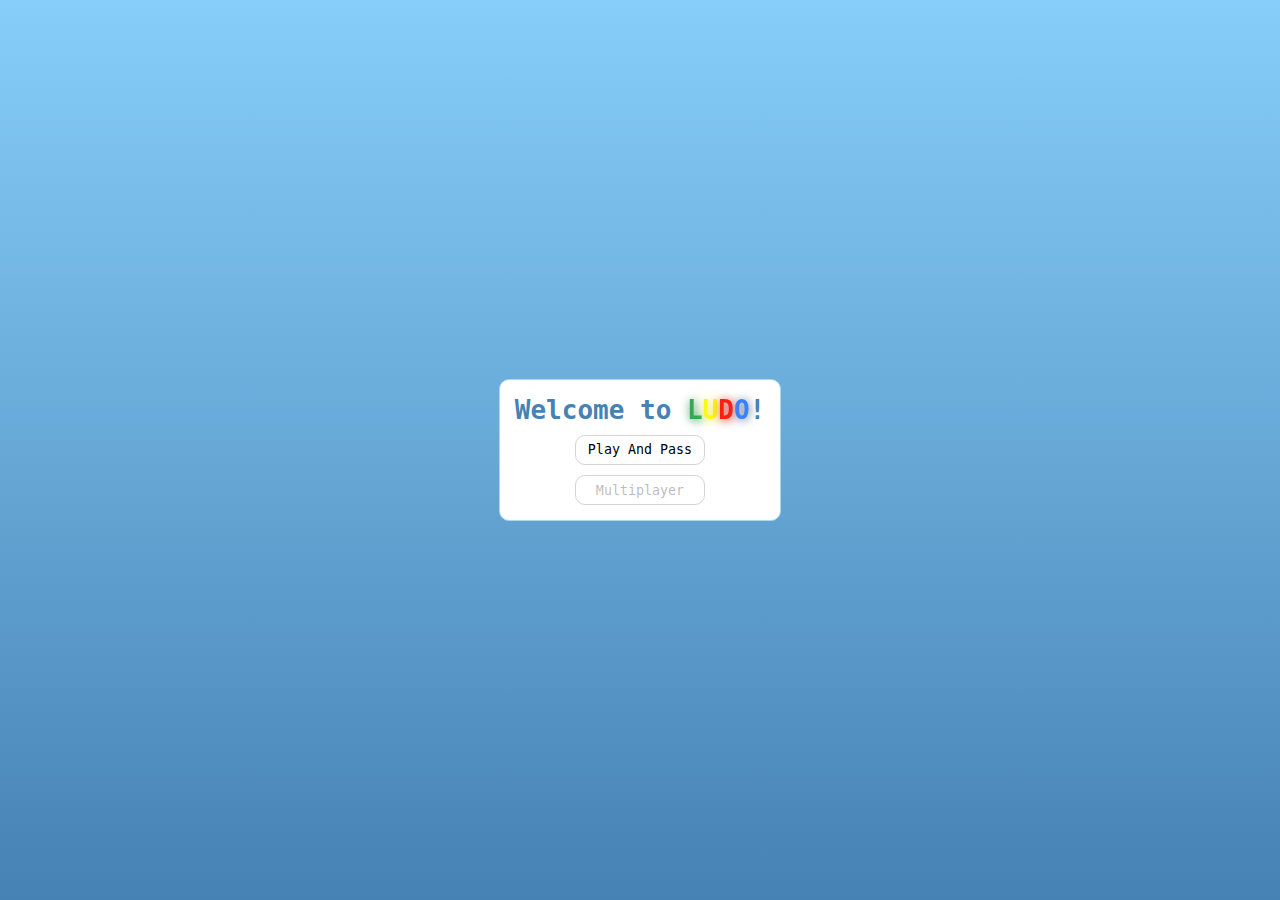
<file: index.html>
<!DOCTYPE html>
<html>
    <head>
        <title>Ludo Game</title>
        <meta name="viewport" content="width=device-width initial-scale=1.0"/>
    </head>
    <body>
        <article>
            <section>
                <h1>Welcome to <b>L</b><b>U</b><b>D</b><b>O</b>!</h1>
                <a href="ludo.html">
                    <button>Play And Pass</button>
                </a>
                <a href="ludo-multi.html">
                    <button disabled>Multiplayer</button>
                </a>
            </section>
        </article>
        <style>
            /* global colors */
            :root {
                --primary-p1: #32a852;
                --secondary-p1: #1c8538;
                --primary-p2: #fafa0c;
                --secondary-p2: #eded2f;
                --primary-p3: #fc1f0f;
                --secondary-p3: #de281b;
                --primary-p4: #3880fc;
                --secondary-p4: #596d91;
            }
            * {
                padding: 0px;
                margin: 0px;
                font-family: monospace;
            }
            article {
                display: flex;
                align-items: center;
                justify-content: center;
                height: 100vh;
                background-color: white;
                background: linear-gradient(lightskyblue, steelblue);
                box-shadow: 2px 2px 10px steelblue;
            }
            section {
                display: flex;
                gap: 10px;
                flex-direction: column;
                align-items: center;
                justify-content: center;
                background-color: white;
                padding: 15px;
                border-radius: 10px;
                border: 1px solid lightblue;
            }
            button {
                padding: 0.5em;
                background-color: transparent;
                border: 1px solid lightgrey;
                border-radius: 10px;
                width: 130px;
            }
            button:hover {
                background-color: gold;
            }
            h1 {
                color: steelblue;
            }
            h1 > b:nth-child(1) {
                color: var(--primary-p1);
                filter: drop-shadow(1px 1px 5px var(--secondary-p1));
            }
            h1 > b:nth-child(2) {
                color: var(--primary-p2);
                filter: drop-shadow(1px 1px 5px var(--secondary-p2));
            }
            h1 > b:nth-child(3) {
                color: var(--primary-p3);
                filter: drop-shadow(1px 1px 5px var(--secondary-p3));
            }
            h1 > b:nth-child(4) {
                color: var(--primary-p4);
                filter: drop-shadow(1px 1px 5px var(--secondary-p4));
            }

        </style>
    </body>
</html>
</file>
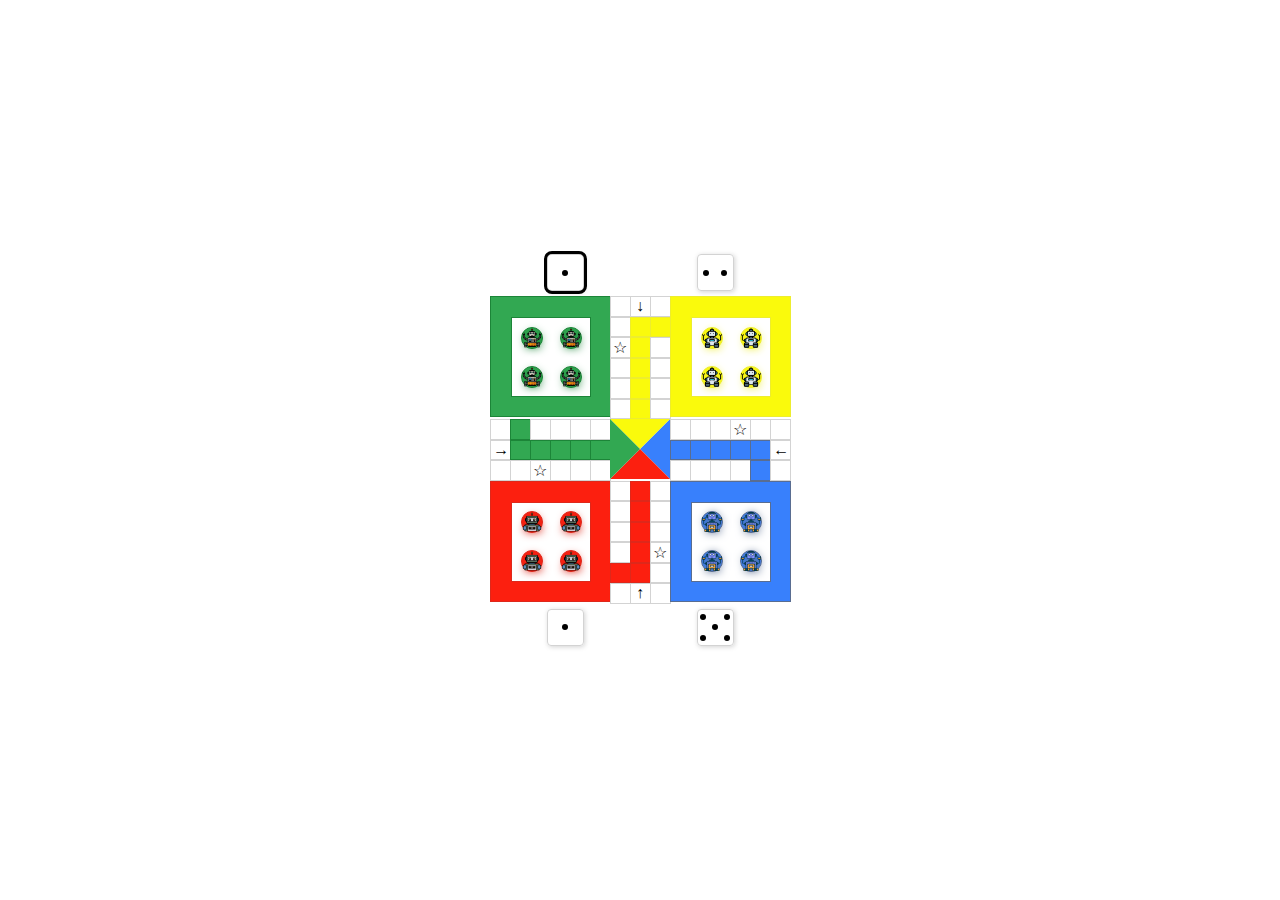
<file: ludo.html>
<!DOCTYPE html>
<html>
    <head>
        <title>Ludo</title>
        <meta name="viewport" content="width=device-width initial-scale=1.0"/>
        <meta charset="UTF-8"/>
        <link rel="stylesheet" href="style.css"/>
        <link rel="stylesheet" href="animations.css"/>
    </head>
    <body>
        <div>
            <div id="p1Dice"></div>
            <div id="p2Dice"></div>
        </div>
        <main>
            <div id="TL"><div><div id="p1Home"></div></div></div>
            <div id="topQuad">
                
            </div>
            <div id="TR"><div><div id="p2Home"></div></div></div>
            <div id="leftQuad">
                
            </div>

            <div id="finish">
                <div id="two"></div>
                <div id="one"></div>
                <div id="four"></div>
                <div id="three"></div>
            </div>

            <div id="rightQuad">
                
            </div>
            <div id="BL"><div><div id="p3Home"></div></div></div>
            <div id="bottomQuad">
                
            </div>
            <div id="BR"><div><div id="p4Home"></div></div></div>
        </main>
        <div>
            <div id="p3Dice"></div>
            <div id="p4Dice"></div>
        </div>
        <script src="main.js"></script>
    </body>
</html>
</file>
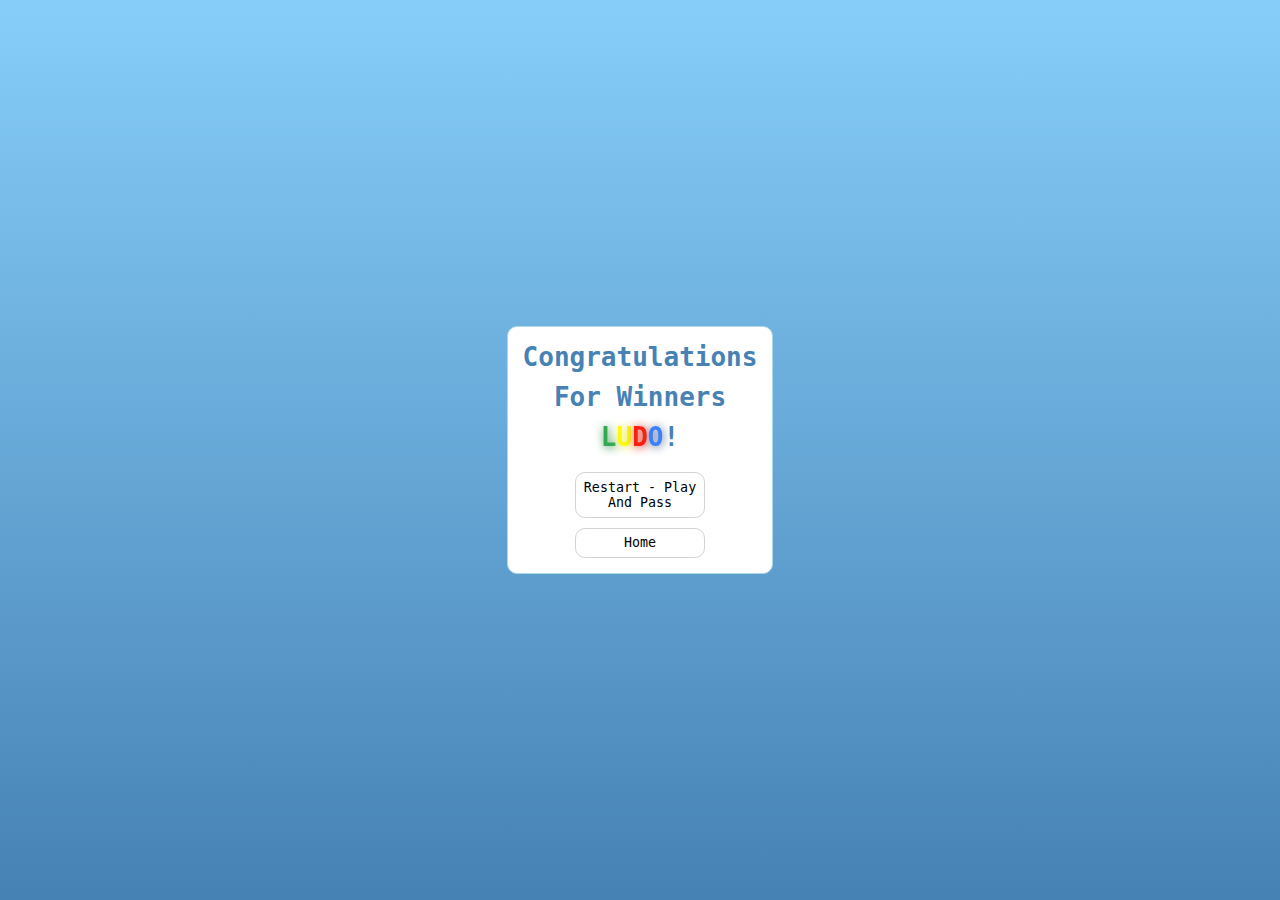
<file: win.html>
<!DOCTYPE html>
<html>
    <head>
        <title>Ludo Game</title>
        <meta name="viewport" content="width=device-width initial-scale=1.0"/>
    </head>
    <body>
        <article>
            <section>
                <h1>Congratulations</h1>
                <h1>For Winners</h1>
                <h1><b>L</b><b>U</b><b>D</b><b>O</b>!</h1>
                <ol id="list">
                </ol>
                <a onClick="restart()">
                    <button>Restart - Play And Pass</button>
                </a>
                <a href="index.html">
                    <button >Home</button>
                </a>
            </section>
        </article>
        <script>
            function gtPlrFNme(plr) {
                switch(plr) {
                    case "p1":
                        return "Player 1";
                    case "p2":
                        return "Player 2";
                    case "p3":
                        return "Player 3";
                    case "p4":
                        return "Player 4";
                }
            }
            function gtPlrStle(plr) {
                switch(plr) {
                    case "p1":
                        return "p1Coin";
                    case "p2":
                        return "p2Coin";
                    case "p3":
                        return "p3Coin";
                    case "p4":
                        return "p4Coin";
                }
            }
            function gtCrnStle(i) {
                switch(i) {
                    case 0:
                        return "crown1";
                    case 1:
                        return "crown2";
                    case 2:
                        return "crown3";
                    case 3:
                        return "crown4";
                }
            }
            function fetchAndAddWinners() {
                for(let i = 0;i < 4;i++) {
                    let plr = localStorage.getItem("w"+(i+1));
                    if(plr !== undefined && plr !== null) {
                        let li = document.createElement("li");
                        let spn = document.createElement("span");
                        spn.id = "spn"
                        let div = document.createElement("div");
                        div.classList.toggle(gtPlrStle(plr));
                        let h4 = document.createElement("h4");
                        let crown = document.createElement("div");
                        crown.id = "crown"
                        crown.classList.toggle(gtCrnStle(i));
                        h4.innerText = gtPlrFNme(plr);
                        spn.appendChild(div);
                        spn.appendChild(h4);
                        spn.appendChild(crown);
                        li.appendChild(spn);
                        ulist.appendChild(li);
                    }
                }
            }
            const ulist = document.getElementById("list");
            fetchAndAddWinners();
            function restart() {
                localStorage.clear();
                window.location.href = "ludo.html";
            }
        </script>
        <style>
            /* global colors */
            :root {
                --primary-p1: #32a852;
                --secondary-p1: #1c8538;
                --primary-p2: #fafa0c;
                --secondary-p2: #eded2f;
                --primary-p3: #fc1f0f;
                --secondary-p3: #de281b;
                --primary-p4: #3880fc;
                --secondary-p4: #596d91;
            }
            * {
                padding: 0px;
                margin: 0px;
                font-family: monospace;
            }
            #spn {
                display: flex;
                flex-direction: row;
                align-items: center;
                justify-content: center;
                gap: 10px;
            }
            li {
                padding: 5px;
            }
            article {
                display: flex;
                align-items: center;
                justify-content: center;
                height: 100vh;
                background: linear-gradient(lightskyblue, steelblue);
                box-shadow: 2px 2px 10px steelblue;
            }
            section {
                display: flex;
                gap: 10px;
                flex-direction: column;
                align-items: center;
                justify-content: center;
                background-color: white;
                padding: 15px;
                border-radius: 10px;
                border: 1px solid lightblue;
            }
            button {
                padding: 0.5em;
                background-color: transparent;
                border: 1px solid lightgrey;
                border-radius: 10px;
                width: 130px;
            }
            button:hover {
                background-color: gold;
            }
            h1 {
                color: steelblue;
            }
            h1 > b:nth-child(1) {
                color: var(--primary-p1);
                filter: drop-shadow(1px 1px 5px var(--secondary-p1));
            }
            h1 > b:nth-child(2) {
                color: var(--primary-p2);
                filter: drop-shadow(1px 1px 5px var(--secondary-p2));
            }
            h1 > b:nth-child(3) {
                color: var(--primary-p3);
                filter: drop-shadow(1px 1px 5px var(--secondary-p3));
            }
            h1 > b:nth-child(4) {
                color: var(--primary-p4);
                filter: drop-shadow(1px 1px 5px var(--secondary-p4));
            }
            /* Styles for players */
            div.p1Coin {
                background-image: url("images/p1.png");
                background-size: cover;
                width: 20px;
                height: 20px;
                /*box-shadow: 1px 2px 6px lightgrey;*/
                filter: drop-shadow(1px 1px 4px var(--secondary-p1));
                z-index: 1;
                grid-area: overlap-area;
                align-self: center;
                justify-content: center;
            }
            div.p2Coin {
                background-image: url("images/p2.png");
                background-size: cover;
                width: 20px;
                height: 20px;
                /*box-shadow: 1px 2px 6px lightgrey;*/
                filter: drop-shadow(1px 1px 4px var(--secondary-p2));
                z-index: 1;
                grid-area: overlap-area;
            }
            div.p3Coin {
                background-image: url("images/p3.png");
                background-size: cover;
                width: 20px;
                height: 20px;
                /*box-shadow: 1px 2px 6px lightgrey;*/
                filter: drop-shadow(1px 1px 4px var(--secondary-p3));
                z-index: 1;
                grid-area: overlap-area;
            }
            div.p4Coin {
                background-image: url("images/p4.png");
                background-size: cover;
                width: 20px;
                height: 20px;
                /*box-shadow: 1px 2px 6px lightgrey;*/
                filter: drop-shadow(1px 1px 4px var(--secondary-p4));
                z-index: 1;
                grid-area: overlap-area;
            }
            /* Styles for the crown */
            #crown {
                background-size: cover;
                background-position: center;
                filter: drop-shadow(2px 4px 6px lightgrey);
                width: 20px;
                height: 20px;
            }
            .crown1 {
                background-image: url("images/crown1.png");
            }
            .crown2 {
                background-image: url("images/crown2.png");
            }
            .crown3 {
                background-image: url("images/crown3.png");
            }
            .crown4 {
                background-image: url("images/crown4.png");
            }

        </style>
    </body>
</html>
</file>
<file: style.css>
* {
    padding: 0px;
    margin: 0px;
}
/* global colors */
:root {
    --primary-p1: #32a852;
    --secondary-p1: #1c8538;
    --primary-p2: #fafa0c;
    --secondary-p2: #eded2f;
    --primary-p3: #fc1f0f;
    --secondary-p3: #de281b;
    --primary-p4: #3880fc;
    --secondary-p4: #596d91;
}
/* center main with flex */
body {
    display: flex;
    flex-direction: column;
    align-items: center;
    justify-content: center;
    gap: 5px;
    height: 100vh;
}
/* Setting the entire grid layout */
main {
    display: grid;
    grid-template-columns: 120px 60px 120px;
}

/* main container */
div#TL, div#TR, div#BL, div#BR {
    width: 119px;
    height: 119px;
}
/* main container border styles */
div#TL {
    border: 1px solid var(--secondary-p1);
}
div#TR {
    border: 1px solid var(--secondary-p2);
}
div#BL {
    border: 1px solid var(--secondary-p3);
}
div#BR {
    border: 1px solid var(--secondary-p4);
}

/* inner container */
div#TL > div, div#TR > div, div#BL > div, div#BR > div {
    width: 79px;
    height: 79px;
}
/* inner border styles */
div#TL > div {
    border: 20px solid var(--primary-p1);
}
div#TR > div {
    border: 20px solid var(--primary-p2);
}
div#BL > div {
    border: 20px solid var(--primary-p3);
}
div#BR > div {
    border: 20px solid var(--primary-p4);
}

/* inner inner container */
div#TL > div > div#p1Home, div#TR > div > div#p2Home, div#BL > div > div#p3Home, div#BR > div > div#p4Home {
    width: 78px;
    height: 78px;
    display: grid;
    grid-template-columns: 1fr 1fr;
}
/* inner inner border styles */
div#TL > div > div#p1Home {
    border: 1px solid var(--secondary-p1);
}
div#TR > div > div#p2Home {
    border: 1px solid var(--secondary-p2);
}
div#BL > div > div#p3Home {
    border: 1px solid var(--secondary-p3);
}
div#BR > div > div#p4Home {
    border: 1px solid var(--secondary-p4);
}

/* Home Style for all players */
div#TL > div > div#p1Home > div, div#TR > div > div#p2Home > div, div#BL > div > div#p3Home > div, div#BR > div > div#p4Home > div {
    align-self: center;
    justify-self: center;
    border-radius: 50%;
    width: 20px;
    height: 20px;
}
/* Bases Styles for each players */
div#TL > div > div#p1Home > div {
    background-color: var(--primary-p1);
    border: 1px solid var(--secondary-p1);
}
div#TR > div > div#p2Home > div {
    background-color: var(--primary-p2);
    border: 1px solid var(--secondary-p2);
}
div#BL > div > div#p3Home > div {
    background-color: var(--primary-p3);
    border: 1px solid var(--secondary-p3);
}
div#BR > div > div#p4Home > div {
    background-color: var(--primary-p4);
    border: 1px solid var(--secondary-p4);
}

/* styles for middle quadrant */
div#finish {
    width: 60px;
    height: 60px;
    position: relative;
}
/* Styles for the winning cells for each player's middle quadrant */
div#finish > div#two {
    grid-column: 1 / 3;
    border-top: 30px solid var(--primary-p2);
    border-left: 30px solid transparent;
    border-right: 30px solid transparent;
    border-bottom: 0px solid transparent;
    position: absolute;
    top: 0px;
    z-index: 0;
}
div#finish > div#one {
    grid-column: 1 / 2;
    border-top: 30px solid transparent;
    border-left: 30px solid var(--primary-p1);
    border-right: 0px solid transparent;
    border-bottom: 30px solid transparent;
    position: absolute;
    z-index: 0;
}
div#finish > div#four {
    grid-column: 2 / 3;
    border-top: 30px solid transparent;
    border-left: 0px solid transparent;
    border-right: 30px solid var(--primary-p4);
    border-bottom: 30px solid transparent;
    position: absolute;
    left: 30px;
    z-index: -1;
}
div#finish > div#three {
    grid-column: 1 / 3;
    border-top: 0px solid transparent;
    border-left: 30px solid transparent;
    border-right: 30px solid transparent;
    border-bottom: 30px solid var(--primary-p3);
    position: absolute;
    top: 30px;
    z-index: -1;
}

/* Styles for the winning DOM elements for each player's middle quadrant */
div#finish > div > div.twoFnsh {
    width: 20px;
    height: 20px;
    border-radius: 50%;
    position: absolute;
    z-index: 0;
    top: -28px;
    left: -11px;
    display: grid;
}
div#finish > div > div.oneFnsh {
    width: 20px;
    height: 20px;
    border-radius: 50%;
    position: absolute;
    z-index: 1;
    top: -10px;
    left: -30px;
    display: grid;
}
div#finish > div > div.fourFnsh {
    width: 20px;
    height: 20px;
    border-radius: 50%;
    position: absolute;
    z-index: 1;
    top: -10px;
    left: 6px;
    display: grid;
}
div#finish > div > div.threeFnsh {
    width: 20px;
    height: 20px;
    border-radius: 50%;
    position: absolute;
    z-index: 1;
    top: 7px;
    left: -10px;
    display: grid;
}

/* Style for safe cells */
div.Safe:before {
    content: "\2606";
    position: absolute;
    z-index: 0;
    transform: translate(2.3px, 0px);
}
/* Styles for arrow cells */
div.p2Arw:before {
    content: "\2193";
    position: absolute;
    z-index: 0;
    transform: translate(5px, 0px);
}
div.p1Arw:before {
    content: "\2192";
    position: absolute;
    z-index: 0;
    transform: translate(2.3px, 0px);
}
div.p4Arw:before {
    content: "\2190";
    position: absolute;
    z-index: 0;
    transform: translate(2.3px, 0px);
}
div.p3Arw:before {
    content: "\2191";
    position: absolute;
    z-index: 0;
    transform: translate(5px, 0px);
}

/* Styles for each quadrants so grid will work */
div#topQuad {
    display: grid;
    grid-template-columns: 20px 20px 20px;
}
div#leftQuad {
    display: grid;
    grid-template-columns: repeat(6, 20px);
}
div#rightQuad {
    display: grid;
    grid-template-columns: repeat(6, 20px);
}
div#bottomQuad {
    display: grid;
    grid-template-columns: 20px 20px 20px;
}

/* Individual cell styles */
div.cell {
    width: 18.5px;
    height: 18.5px;
    border: 1px solid lightgrey;
    display: grid;
    grid-template-areas: "overlap-area";
}

/* Styles for special cells that are middle of each player's winning quadrant*/
div.p2Cell, div > div.p2Cell {
    width: 18.5px;
    height: 18.5px;
    display: grid;
    background-color: var(--primary-p2);
    border: 1px solid var(--secondary-p2);
}
div.p1Cell, div > div.p1Cell {
    width: 18.5px;
    height: 18.5px;
    display: grid;
    background-color: var(--primary-p1);
    border: 1px solid var(--secondary-p1);
}
div.p4Cell, div > div.p4Cell {
    width: 18.5px;
    height: 18.5px;
    display: grid;
    background-color: var(--primary-p4);
    border: 1px solid var(--secondary-p4);
}
div.p3Cell, div > div.p3Cell {
    width: 18.5px;
    height: 18.5px;
    display: grid;
    background-color: var(--primary-p3);
    border: 1px solid var(--secondary-p3);
}


/* Styles for players */
div.p1Coin {
    background-image: url("images/p1.png");
    background-size: cover;
    width: 20px;
    height: 20px;
    /*box-shadow: 1px 2px 6px lightgrey;*/
    filter: drop-shadow(1px 1px 4px var(--secondary-p1));
    z-index: 1;
    grid-area: overlap-area;
    align-self: center;
    justify-content: center;
}
div.p2Coin {
    background-image: url("images/p2.png");
    background-size: cover;
    width: 20px;
    height: 20px;
    /*box-shadow: 1px 2px 6px lightgrey;*/
    filter: drop-shadow(1px 1px 4px var(--secondary-p2));
    z-index: 1;
    grid-area: overlap-area;
}
div.p3Coin {
    background-image: url("images/p3.png");
    background-size: cover;
    width: 20px;
    height: 20px;
    /*box-shadow: 1px 2px 6px lightgrey;*/
    filter: drop-shadow(1px 1px 4px var(--secondary-p3));
    z-index: 1;
    grid-area: overlap-area;
}
div.p4Coin {
    background-image: url("images/p4.png");
    background-size: cover;
    width: 20px;
    height: 20px;
    /*box-shadow: 1px 2px 6px lightgrey;*/
    filter: drop-shadow(1px 1px 4px var(--secondary-p4));
    z-index: 1;
    grid-area: overlap-area;
}

/* styles for the dice itself */
div#p1Dice > div, div#p2Dice > div , div#p3Dice > div, div#p4Dice > div {
    width: 35px;
    height: 35px;
    border: 1px solid lightgrey;
    border-radius: 4px;
    box-shadow: 1px 1px 5px lightgrey;
    display: grid;
    grid-template-columns: 1fr;
    align-content: center;
    justify-content: center;
    justify-items: center;
}
div#p1Dice > div#d1, div#p2Dice > div#d1 , div#p3Dice > div#d1, div#p4Dice > div#d1 {
    display: grid;
}
div#p1Dice > div#d2, div#p2Dice > div#d2 , div#p3Dice > div#d2, div#p4Dice > div#d2 {
    display: grid;
    grid-template-columns: 1fr 1fr;
}
div#p1Dice > div#d3, div#p2Dice > div#d3 , div#p3Dice > div#d3, div#p4Dice > div#d3 {
    display: grid;
    grid-template-columns: 1fr 1fr 1fr;
}
div#p1Dice > div#d4, div#p2Dice > div#d4 , div#p3Dice > div#d4, div#p4Dice > div#d4 {
    display: grid;
    grid-template-columns: 1fr 1fr;
    align-content: space-evenly;
}
div#p1Dice > div#d5, div#p2Dice > div#d5 , div#p3Dice > div#d5, div#p4Dice > div#d5 {
    display: grid;
    grid-template-columns: 1fr 1fr 1fr;
    align-content: space-evenly;
}
div#p1Dice > div#d6, div#p2Dice > div#d6 , div#p3Dice > div#d6, div#p4Dice > div#d6 {
    display: grid;
    grid-template-columns: 1fr 1fr;
    align-content: space-evenly;
}

div.dice {
    width: 6px;
    height: 6px;
    background-color: black;
    border-radius: 50%;
    align-self: center;
    justify-content: center;
    justify-items: center;
}
/* Special styles applied to 5 dot dice since it will not align properly */
div#p1Dice>div#d5>div:nth-child(1), div#p2Dice>div#d5>div:nth-child(1), div#p3Dice>div#d5>div:nth-child(1), div#p4Dice>div#d5>div:nth-child(1) {
    order: 1;
    grid-column: 1/2;
    grid-row: 1/2;
}
div#p1Dice>div#d5>div:nth-child(2), div#p2Dice>div#d5>div:nth-child(2), div#p3Dice>div#d5>div:nth-child(2), div#p4Dice>div#d5>div:nth-child(2) {
    order: 2;
    grid-column: 3/4;
    grid-row: 1/2;
}
div#p1Dice>div#d5>div:nth-child(3), div#p2Dice>div#d5>div:nth-child(3), div#p3Dice>div#d5>div:nth-child(3), div#p4Dice>div#d5>div:nth-child(3) {
    order: 3;
    grid-column: 1/4;
    grid-row: 2/3;
}
div#p1Dice>div#d5>div:nth-child(4), div#p2Dice>div#d5>div:nth-child(4), div#p3Dice>div#d5>div:nth-child(4), div#p4Dice>div#d5>div:nth-child(4) {
    order: 4;
    grid-column: 1/2;
    grid-row: 3/4;
}
div#p1Dice>div#d5>div:nth-child(5), div#p2Dice>div#d5>div:nth-child(5), div#p3Dice>div#d5>div:nth-child(5), div#p4Dice>div#d5>div:nth-child(5) {
    order: 5;
    grid-column: 3/4;
    grid-row: 3/4;
}
/* Style to align the dices for each player on top of their base */
body>div {
    width: 300px;
    display: flex;
    flex-direction: row;
    justify-content: space-around;
}

.hlgt {
    outline: 3px solid black;
    border-radius: 5px;
}

/* Styles for the crown */
#crown {
    background-size: cover;
    background-position: center;
    filter: drop-shadow(2px 4px 6px lightgrey);
}
.crown1 {
    width: 80px;
    background-image: url("images/crown1.png");
    transform: translate(-1px, 0px);
}
.crown2 {
    width: 120px;
    background-image: url("images/crown2.png");
    transform: translate(-20px, 0px);
}
.crown3 {
    width: 120px;
    background-image: url("images/crown3.png");
    transform: translate(-20px, 0px);
}
.crown4 {
    width: 120px;
    background-image: url("images/crown4.png");
    transform: translate(-20px, 0px);
}
</file>
<file: animations.css>
.tr {
    transition: transform 1s ease-in;
}
.mr {
    animation-name: move-right;
    animation-duration: 0.3s;
    animation-fill-mode: forwards; 
}
.md {
    animation-name: move-down;
    animation-duration: 0.3s;
    animation-fill-mode: forwards; 
}
.mdr {
    animation-name: move-down-right;
    animation-duration: 0.3s;
    animation-fill-mode: forwards; 
}
.mdl {
    animation-name: move-down-left;
    animation-duration: 0.3s;
    animation-fill-mode: forwards; 
}
.ml {
    animation-name: move-left;
    animation-duration: 0.3s;
    animation-fill-mode: forwards; 
}
.mu {
    animation-name: move-up;
    animation-duration: 0.3s;
    animation-fill-mode: forwards; 
}
.mur {
    animation-name: move-up-right;
    animation-duration: 0.3s;
    animation-fill-mode: forwards; 
}
.mul {
    animation-name: move-up-left;
    animation-duration: 0.3s;
    animation-fill-mode: forwards; 
}
@Keyframes move-right {
    0% {
        translate: 0px 0px;
    }
    25% {
        translate: 5px -3px;
    }
    50% {
        translate: 10px -8px;
    }
    75% {
        translate: 15ps -3px
    }
    100% {
        translate: 20px 0px;
    }
}
@Keyframes move-down {
    0% {
        translate: 0px 0px;
    }
    25% {
        translate: 3px 5px;
    }
    50% {
        translate: 8px 10px;
    }
    75% {
        translate: 3ps 15px
    }
    100% {
        translate: 0px 20px;
    }
}
@Keyframes move-down-right {
    0% {
        translate: 0px 0px;
    }
    25% {
        translate: 5px 5px;
    }
    50% {
        translate: 10px 10px;
    }
    75% {
        translate: 13ps 13px
    }
    100% {
        translate: 20px 20px;
    }
}
@Keyframes move-down-left {
    0% {
        translate: 0px 0px;
    }
    25% {
        translate: -5px 5px;
    }
    50% {
        translate: -10px 10px;
    }
    75% {
        translate: -13ps 13px
    }
    100% {
        translate: -20px 20px;
    }
}
@Keyframes move-left {
    0% {
        translate: 0px 0px;
    }
    25% {
        translate: -5px 3px;
    }
    50% {
        translate: -10px 8px;
    }
    75% {
        translate: -15ps 3px
    }
    100% {
        translate: -20px 0px;
    }
}
@Keyframes move-up {
    0% {
        translate: 0px 0px;
    }
    25% {
        translate: 3px -5px;
    }
    50% {
        translate: 8px -10px;
    }
    75% {
        translate: 3ps -15px
    }
    100% {
        translate: 0px -20px;
    }
}
@Keyframes move-up-right {
    0% {
        translate: 0px 0px;
    }
    25% {
        translate: 3px -5px;
    }
    50% {
        translate: 10px -10px;
    }
    75% {
        translate: 13ps -13px
    }
    100% {
        translate: 20px -20px;
    }
}
@Keyframes move-up-left {
    0% {
        translate: 0px 0px;
    }
    25% {
        translate: -3px -5px;
    }
    50% {
        translate: -10px -10px;
    }
    75% {
        translate: -13ps -13px
    }
    100% {
        translate: -20px -20px;
    }
}
/* rotate animations */
.rr {
    animation-name: rotate-right;
    animation-duration: 0.2s;
}
.rl {
    animation-name: rotate-left;
    animation-duration: 0.2s;
}
@Keyframes rotate-right {
    0% {
        transform: rotate(0deg);
    }
    100% {
        transform: rotate(90deg);
    }
}
@Keyframes rotate-left {
    0% {
        transform: rotate(0deg);
    }
    100% {
        transform: rotate(-90deg);
    }
}

/* Fade out animation */
.fo {
    animation-name: fade-out;
    animation-duration: 0.2s;
}
@Keyframes fade-out {
    0% {
        opacity: 100%;
    }
    100% {
        opacity: 0%;
    }
}
/* Fade out animation ends */

/* Fade in animation */
.fi {
    animation-name: fade-in;
    animation-duration: 0.2s;
}
@Keyframes fade-in {
    0% {
        opacity: 0%;
    }
    100% {
        opacity: 100%;
    }
}
/* Fade out animation ends */

/* Jump Up and Down Animation */
.jmp {
    animation-name: jump-up-and-down;
    animation-duration: 1s;
}
@Keyframes jump-up-and-down {
    0% {
    }
    25% {
        transform: translateY(-10px);
    }
    50% {
        transform: translateY(-20px);
    }
    75% {
        transform: translateY(-10px);
    }
    100% {
        transform: translateY(0px);
    }
}

/* fade in and out Animation */
.fde {
    animation-name: jump-in-and-out;
    animation-duration: 1s;
}
@Keyframes jump-in-and-out {
    0% {
        opacity: 100%;
    }
    25% {
        opacity: 20%;
    }
    50% {
        opacity: 70%;
    }
    75% {
        opacity: 10%;
    }
    100% {
        opacity: 100%;
    }
}
</file>
